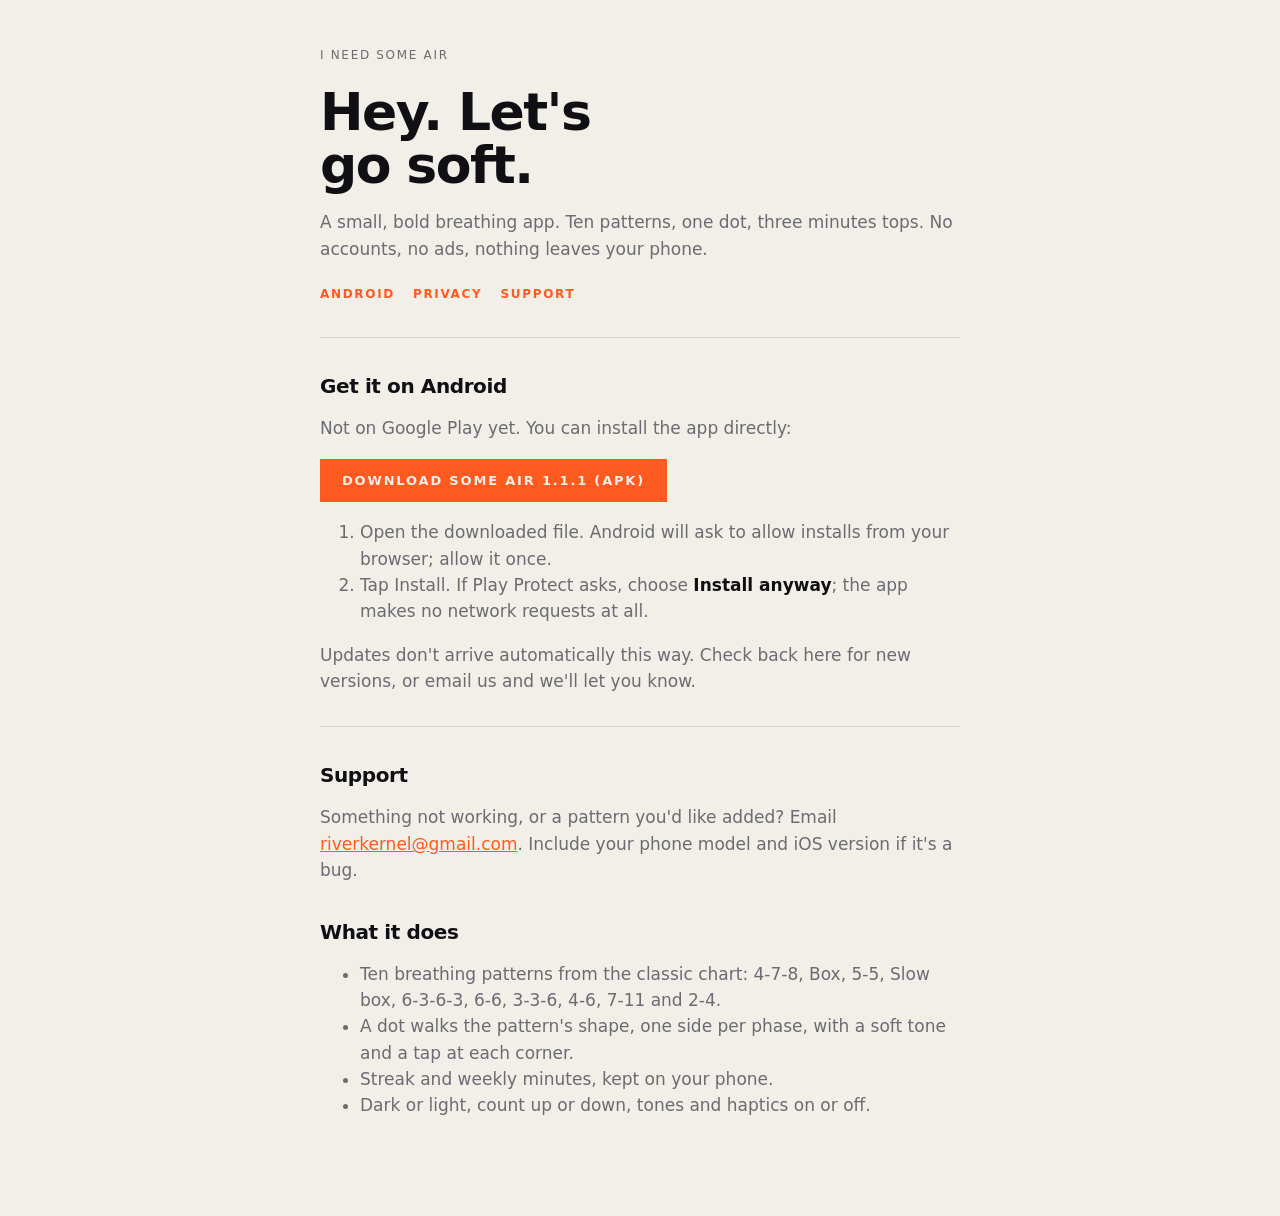
<file: index.html>
<!doctype html><html lang="en"><head><meta charset="utf-8"><meta name="viewport" content="width=device-width,initial-scale=1"><title>Some Air — support</title><link rel="stylesheet" href="style.css"></head><body><main>
<div class="eyebrow">I Need Some Air</div>
<h1>Hey. Let's<br>go soft.</h1>
<p>A small, bold breathing app. Ten patterns, one dot, three minutes tops. No accounts, no ads, nothing leaves your phone.</p>
<nav><a href="#android">Android</a><a href="privacy.html">Privacy</a><a href="mailto:riverkernel@gmail.com">Support</a></nav>
<hr>
<h2 id="android">Get it on Android</h2>
<p>Not on Google Play yet. You can install the app directly:</p>
<p><a class="btn" href="downloads/some-air-1.1.1.apk" download>Download Some Air 1.1.1 (APK)</a></p>
<ol>
<li>Open the downloaded file. Android will ask to allow installs from your browser; allow it once.</li>
<li>Tap Install. If Play Protect asks, choose <strong>Install anyway</strong>; the app makes no network requests at all.</li>
</ol>
<p>Updates don't arrive automatically this way. Check back here for new versions, or email us and we'll let you know.</p>
<hr>
<h2>Support</h2>
<p>Something not working, or a pattern you'd like added? Email <a href="mailto:riverkernel@gmail.com">riverkernel@gmail.com</a>. Include your phone model and iOS version if it's a bug.</p>
<h2>What it does</h2>
<ul>
<li>Ten breathing patterns from the classic chart: 4‑7‑8, Box, 5‑5, Slow box, 6‑3‑6‑3, 6‑6, 3‑3‑6, 4‑6, 7‑11 and 2‑4.</li>
<li>A dot walks the pattern's shape, one side per phase, with a soft tone and a tap at each corner.</li>
<li>Streak and weekly minutes, kept on your phone.</li>
<li>Dark or light, count up or down, tones and haptics on or off.</li>
</ul>
</main></body></html>
</file>
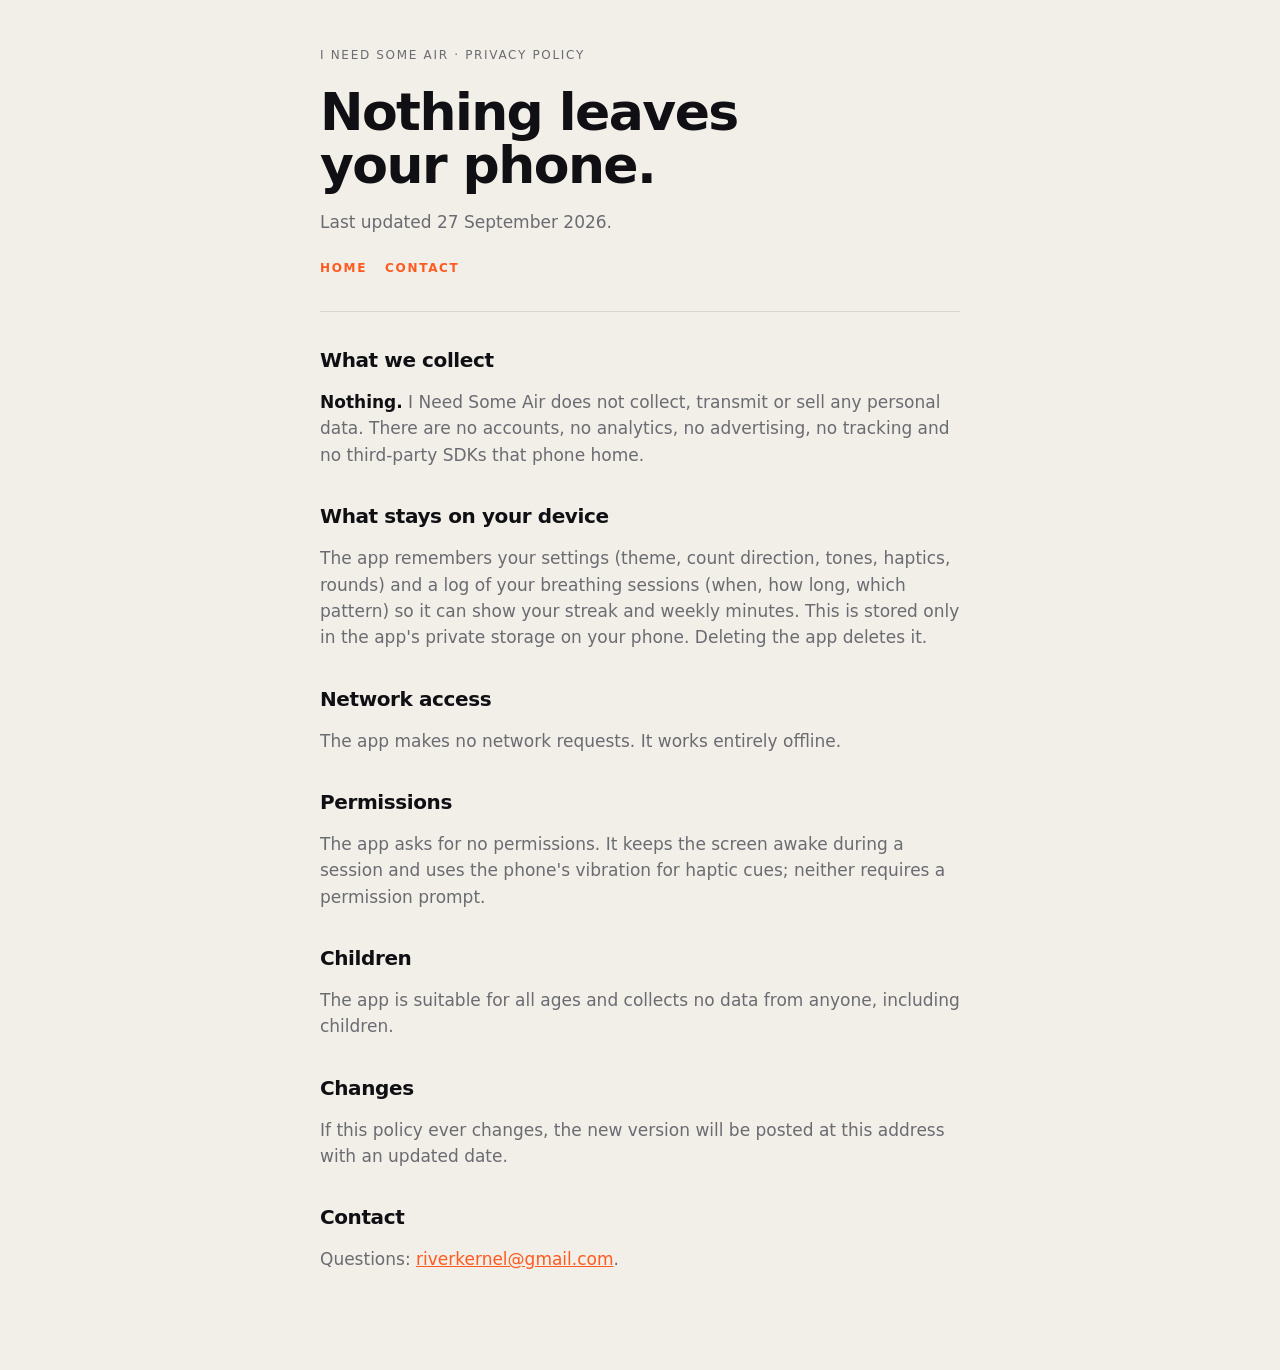
<file: privacy.html>
<!doctype html><html lang="en"><head><meta charset="utf-8"><meta name="viewport" content="width=device-width,initial-scale=1"><title>Some Air — privacy policy</title><link rel="stylesheet" href="style.css"></head><body><main>
<div class="eyebrow">I Need Some Air · Privacy policy</div>
<h1>Nothing leaves<br>your phone.</h1>
<p>Last updated 27 September 2026.</p>
<nav><a href="index.html">Home</a><a href="mailto:riverkernel@gmail.com">Contact</a></nav>
<hr>
<h2>What we collect</h2>
<p><strong>Nothing.</strong> I Need Some Air does not collect, transmit or sell any personal data. There are no accounts, no analytics, no advertising, no tracking and no third-party SDKs that phone home.</p>
<h2>What stays on your device</h2>
<p>The app remembers your settings (theme, count direction, tones, haptics, rounds) and a log of your breathing sessions (when, how long, which pattern) so it can show your streak and weekly minutes. This is stored only in the app's private storage on your phone. Deleting the app deletes it.</p>
<h2>Network access</h2>
<p>The app makes no network requests. It works entirely offline.</p>
<h2>Permissions</h2>
<p>The app asks for no permissions. It keeps the screen awake during a session and uses the phone's vibration for haptic cues; neither requires a permission prompt.</p>
<h2>Children</h2>
<p>The app is suitable for all ages and collects no data from anyone, including children.</p>
<h2>Changes</h2>
<p>If this policy ever changes, the new version will be posted at this address with an updated date.</p>
<h2>Contact</h2>
<p>Questions: <a href="mailto:riverkernel@gmail.com">riverkernel@gmail.com</a>.</p>
</main></body></html>
</file>
<file: style.css>
:root{--bg:#0B0B0F;--fg:#F2F2EC;--mu:#8B8B94;--ac:#D8FF3D;--soft:#26262E}
@media (prefers-color-scheme: light){:root{--bg:#F1EFE8;--fg:#101014;--mu:#6B6B72;--ac:#FF5A1F;--soft:#D9D6CC}}
*{box-sizing:border-box}body{margin:0;background:var(--bg);color:var(--fg);font:17px/1.55 "Space Grotesk",system-ui,-apple-system,sans-serif;padding:48px 22px 80px}
main{max-width:640px;margin:0 auto}h1{font:800 clamp(34px,8vw,52px)/1.02 "Unbounded",system-ui,sans-serif;letter-spacing:-.03em;margin:0 0 12px}
h2{font:700 20px/1.2 "Unbounded",system-ui,sans-serif;letter-spacing:-.02em;margin:36px 0 8px}
.eyebrow{font:500 12px/1.2 "Space Grotesk",system-ui,sans-serif;letter-spacing:.14em;text-transform:uppercase;color:var(--mu);margin-bottom:24px}
p,li{color:var(--mu)}strong{color:var(--fg)}a{color:var(--ac)}hr{border:0;border-top:1px solid var(--soft);margin:32px 0}
nav a{display:inline-block;margin-right:18px;font:600 12px/1.2 "Space Grotesk",system-ui,sans-serif;letter-spacing:.14em;text-transform:uppercase;text-decoration:none}

.btn{display:inline-block;padding:14px 22px;background:var(--ac);color:var(--bg)!important;font:700 13px/1.2 "Space Grotesk",system-ui,sans-serif;letter-spacing:.14em;text-transform:uppercase;text-decoration:none}
</file>
